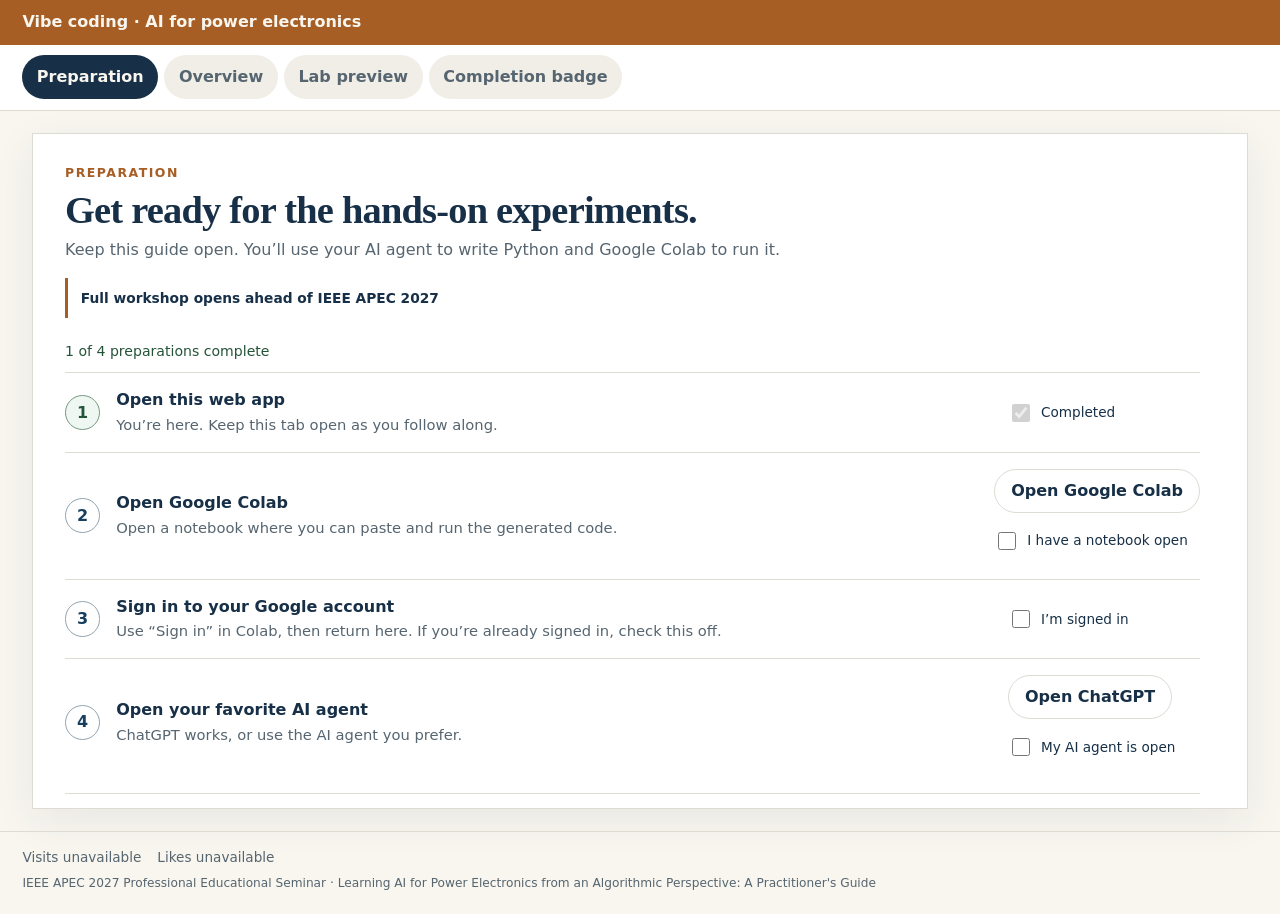
<file: index.html>
<!DOCTYPE html>
<html lang="en">
<head>
  <meta charset="utf-8">
  <meta name="viewport" content="width=device-width, initial-scale=1">
  <title>Preparation — Vibe coding AI for power electronics</title>
  <meta name="description" content="Prepare for the upcoming AI core-loss modeling workshop and explore a preview ahead of IEEE APEC 2027.">
  <link rel="stylesheet" href="assets/css/app.css">
  <link rel="icon" href="assets/img/apec-2027-original.png" type="image/png">
</head>
<body>
  <a class="skip-link" href="#main">Skip to content</a>

  <div class="site">
    <header class="chrome">
      <div class="mast">
        <span>Vibe coding · AI for power electronics</span>
      </div>
      <nav class="pills" aria-label="Site">
        <a href="index.html" aria-current="page">Preparation</a>
        <a href="overview.html">Overview</a>
        <a href="lab.html">Lab preview</a>
        <a href="badge.html">Completion badge</a>
      </nav>
    </header>

    <main id="main" class="wrap">
      <article class="packet preparation-packet">
        <p class="kicker">Preparation</p>
        <h1>Get ready for the hands-on experiments.</h1>
        <p class="lead">Keep this guide open. You’ll use your AI agent to write Python and Google Colab to run it.</p>
        <p class="launch-status">Full workshop opens ahead of IEEE APEC 2027</p>
        <p class="prep-progress" id="prep-progress" role="status">1 of 4 preparations complete</p>
        <ol class="setup-list" aria-label="Preparation checklist">
          <li class="setup-row is-complete">
            <span class="setup-number" aria-hidden="true">1</span>
            <div class="setup-copy"><h2>Open this web app</h2><p>You’re here. Keep this tab open as you follow along.</p></div>
            <label class="setup-check"><input type="checkbox" checked disabled> Completed</label>
          </li>
          <li class="setup-row" id="setup-colab">
            <span class="setup-number" aria-hidden="true">2</span>
            <div class="setup-copy"><h2>Open Google Colab</h2><p>Open a notebook where you can paste and run the generated code.</p></div>
            <div class="setup-actions"><a class="button" id="open-colab" href="https://colab.research.google.com/" target="_blank" rel="noopener noreferrer">Open Google Colab</a><label class="setup-check"><input type="checkbox" id="prep-colab"> I have a notebook open</label></div>
          </li>
          <li class="setup-row" id="setup-google">
            <span class="setup-number" aria-hidden="true">3</span>
            <div class="setup-copy"><h2>Sign in to your Google account</h2><p>Use “Sign in” in Colab, then return here. If you’re already signed in, check this off.</p></div>
            <label class="setup-check"><input type="checkbox" id="prep-google"> I’m signed in</label>
          </li>
          <li class="setup-row" id="setup-agent">
            <span class="setup-number" aria-hidden="true">4</span>
            <div class="setup-copy"><h2>Open your favorite AI agent</h2><p>ChatGPT works, or use the AI agent you prefer.</p></div>
            <div class="setup-actions"><a class="button" id="open-chatgpt" href="https://chatgpt.com/" target="_blank" rel="noopener noreferrer">Open ChatGPT</a><label class="setup-check"><input type="checkbox" id="prep-agent"> My AI agent is open</label></div>
          </li>
        </ol>
        <div class="setup-start">
          <div><h2>5. Explore what’s coming</h2><p>See the workshop overview and take a first look at AI core-loss modeling.</p></div>
          <a class="cta" href="overview.html">Go to Overview</a>
        </div>
      </article>
    </main>
    <footer class="site-footer">
      <div class="community" data-community>
        <span data-visit-count>Visits: …</span><span data-like-count>Likes: …</span>
        <span class="counter-status" data-counter-status></span>
      </div>
      <p>IEEE APEC 2027 Professional Educational Seminar · Learning AI for Power Electronics from an Algorithmic Perspective: A Practitioner's Guide</p>
    </footer>
  </div>
  <script src="assets/js/preparation.js"></script>
  <script src="assets/js/likes.js"></script>
  <script src="assets/js/offline.js"></script>
</body>
</html>
</file>
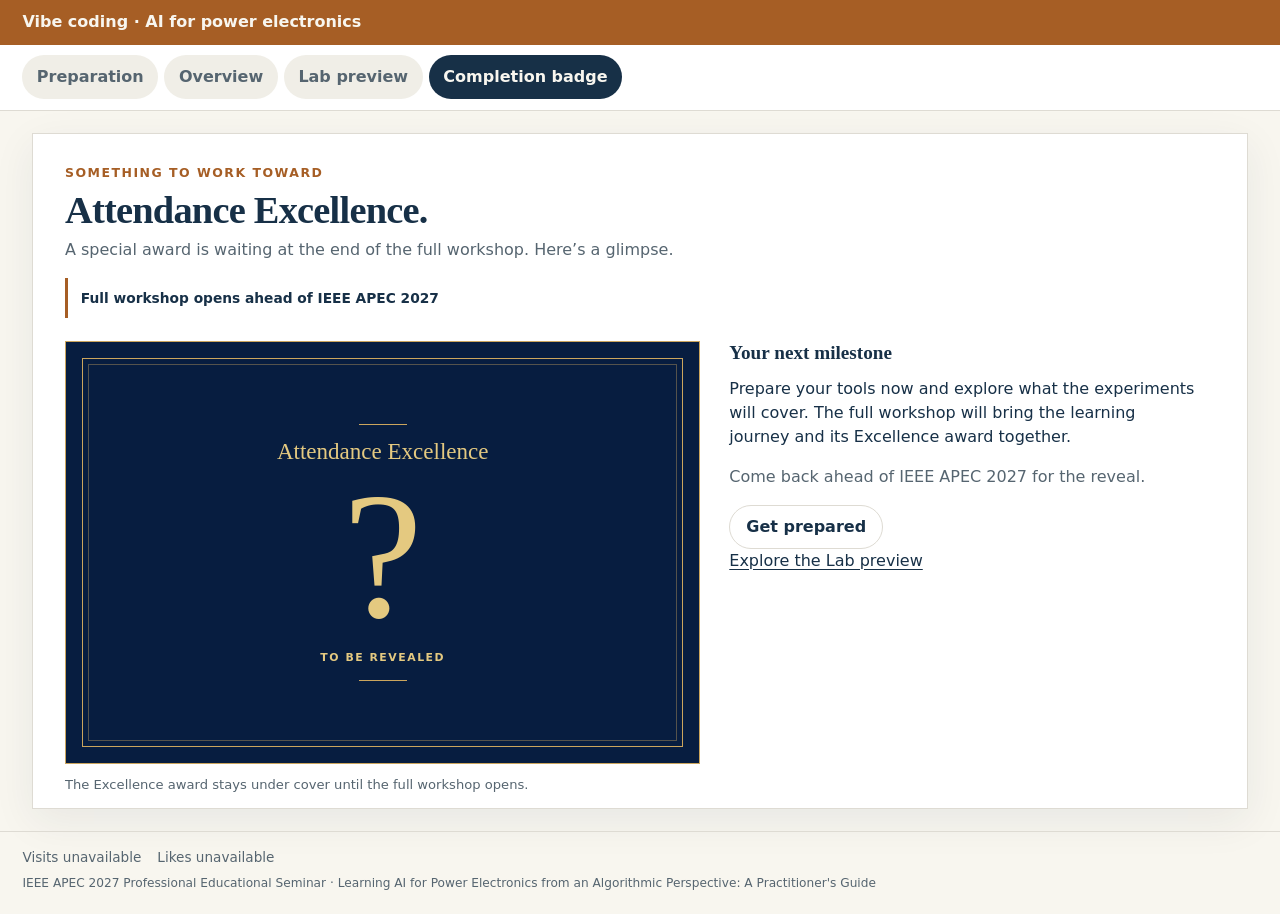
<file: badge.html>
<!DOCTYPE html>
<html lang="en">
<head>
  <meta charset="utf-8">
  <meta name="viewport" content="width=device-width, initial-scale=1">
  <title>Completion badge — Vibe coding AI for power electronics</title>
  <meta name="description" content="A covered first look at the upcoming Attendance Excellence award for the IEEE APEC 2027 workshop.">
  <link rel="stylesheet" href="assets/css/app.css">
  <link rel="icon" href="assets/img/apec-2027-original.png" type="image/png">
</head>
<body>
  <a class="skip-link" href="#main">Skip to content</a>
  <div class="site">
    <header class="chrome">
      <div class="mast">
        <span>Vibe coding · AI for power electronics</span>
      </div>
      <nav class="pills" aria-label="Site">
        <a href="index.html">Preparation</a>
        <a href="overview.html">Overview</a>
        <a href="lab.html">Lab preview</a>
        <a href="badge.html" aria-current="page">Completion badge</a>
      </nav>
    </header>
    <main id="main" class="wrap">
      <article class="packet preview-packet">
        <p class="kicker">Something to work toward</p>
        <h1>Attendance Excellence.</h1>
        <p class="lead">A special award is waiting at the end of the full workshop. Here’s a glimpse.</p>
        <p class="launch-status">Full workshop opens ahead of IEEE APEC 2027</p>
        <div class="preview-grid">
          <figure class="excellence-preview">
            <div class="mystery-cover" role="img" aria-label="The Attendance Excellence award design is covered by a large question mark.">
              <span class="cover-rule" aria-hidden="true"></span>
              <span class="cover-label" aria-hidden="true">Attendance Excellence</span>
              <span class="cover-question" aria-hidden="true">?</span>
              <span class="cover-caption" aria-hidden="true">To be revealed</span>
              <span class="cover-rule" aria-hidden="true"></span>
            </div>
            <figcaption>The Excellence award stays under cover until the full workshop opens.</figcaption>
          </figure>
          <div class="preview-copy">
            <h2>Your next milestone</h2>
            <p>Prepare your tools now and explore what the experiments will cover. The full workshop will bring the learning journey and its Excellence award together.</p>
            <p class="muted">Come back ahead of IEEE APEC 2027 for the reveal.</p>
            <a class="button" href="index.html">Get prepared</a>
            <p><a href="lab.html">Explore the Lab preview</a></p>
          </div>
        </div>
      </article>
    </main>
    <footer class="site-footer">
      <div class="community" data-community>
        <span data-visit-count>Visits: …</span><span data-like-count>Likes: …</span>
        <span class="counter-status" data-counter-status></span>
      </div>
      <p>IEEE APEC 2027 Professional Educational Seminar · Learning AI for Power Electronics from an Algorithmic Perspective: A Practitioner's Guide</p>
    </footer>
  </div>
  <script src="assets/js/likes.js"></script>
  <script src="assets/js/offline.js"></script>
</body>
</html>
</file>
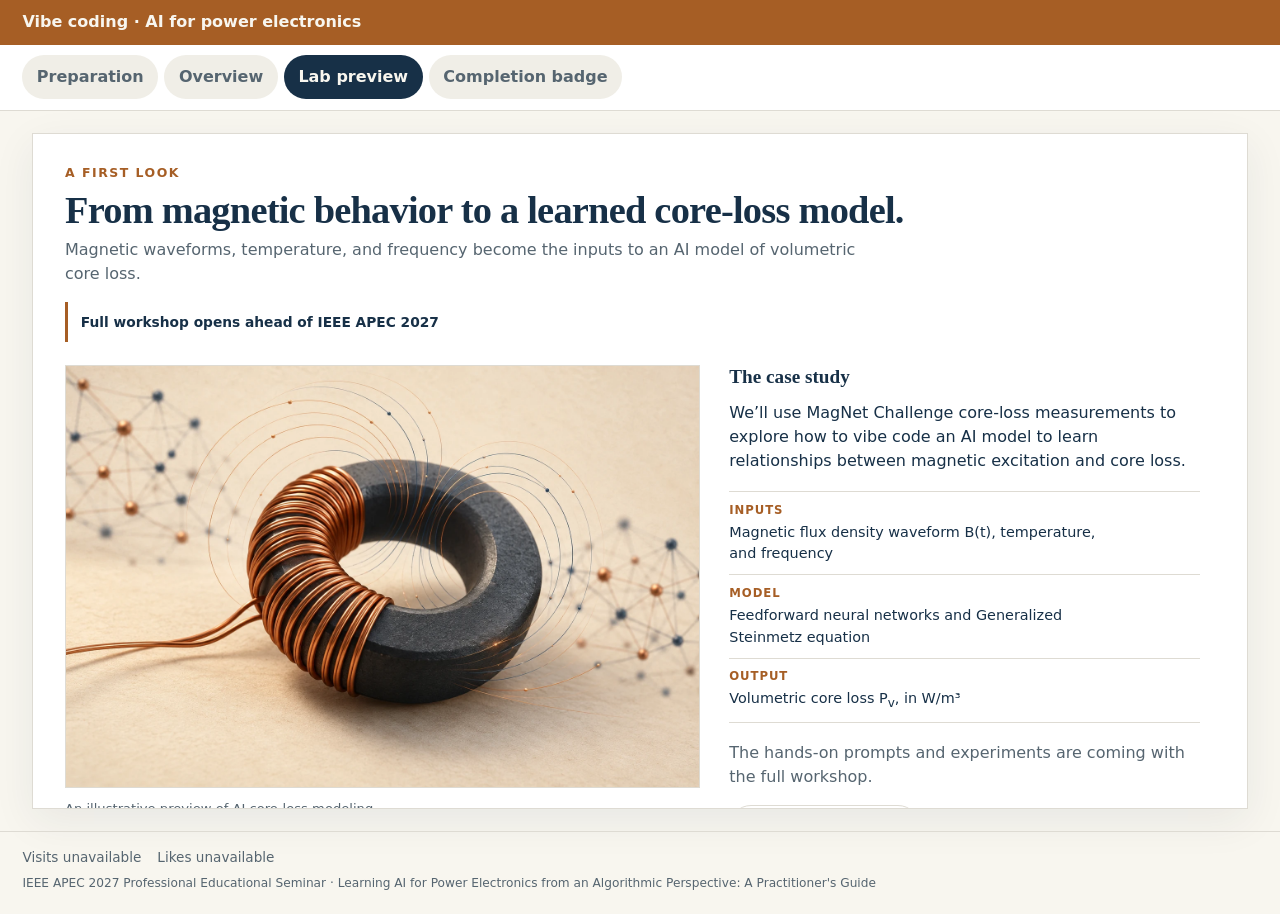
<file: lab.html>
<!DOCTYPE html>
<html lang="en">
<head>
  <meta charset="utf-8">
  <meta name="viewport" content="width=device-width, initial-scale=1">
  <title>Lab preview — Vibe coding AI for power electronics</title>
  <meta name="description" content="An illustrative preview of AI core-loss modeling, ahead of the full IEEE APEC 2027 workshop.">
  <link rel="stylesheet" href="assets/css/app.css">
  <link rel="icon" href="assets/img/apec-2027-original.png" type="image/png">
</head>
<body>
  <a class="skip-link" href="#main">Skip to content</a>
  <div class="site">
    <header class="chrome">
      <div class="mast">
        <span>Vibe coding · AI for power electronics</span>
      </div>
      <nav class="pills" aria-label="Site">
        <a href="index.html">Preparation</a>
        <a href="overview.html">Overview</a>
        <a href="lab.html" aria-current="page">Lab preview</a>
        <a href="badge.html">Completion badge</a>
      </nav>
    </header>
    <main id="main" class="wrap">
      <article class="packet preview-packet">
        <p class="kicker">A first look</p>
        <h1>From magnetic behavior to a learned core-loss model.</h1>
        <p class="lead">Magnetic waveforms, temperature, and frequency become the inputs to an AI model of volumetric core loss.</p>
        <p class="launch-status">Full workshop opens ahead of IEEE APEC 2027</p>
        <div class="preview-grid">
          <figure class="model-preview">
            <img src="assets/img/core-loss-preview.webp" decoding="async" width="1536" height="1024" alt="A dark ferrite magnetic core with copper windings, fine field arcs, and abstract connected AI nodes on cream paper.">
            <figcaption>An illustrative preview of AI core-loss modeling.</figcaption>
          </figure>
          <div class="preview-copy">
            <h2>The case study</h2>
            <p>We’ll use MagNet Challenge core-loss measurements to explore how to vibe code an AI model to learn relationships between magnetic excitation and core loss.</p>
            <div class="model-outline" aria-label="Core-loss modeling inputs and output">
              <p><span>Inputs</span>Magnetic flux density waveform B(t), temperature, and frequency</p>
              <p><span>Model</span>Feedforward neural networks and Generalized Steinmetz equation</p>
              <p><span>Output</span>Volumetric core loss P<sub>v</sub>, in W/m³</p>
            </div>
            <p class="muted">The hands-on prompts and experiments are coming with the full workshop.</p>
            <a class="button" href="overview.html">Back to Overview</a>
          </div>
        </div>
      </article>
    </main>
    <footer class="site-footer">
      <div class="community" data-community>
        <span data-visit-count>Visits: …</span><span data-like-count>Likes: …</span>
        <span class="counter-status" data-counter-status></span>
      </div>
      <p>IEEE APEC 2027 Professional Educational Seminar · Learning AI for Power Electronics from an Algorithmic Perspective: A Practitioner's Guide</p>
    </footer>
  </div>
  <script src="assets/js/likes.js"></script>
  <script src="assets/js/offline.js"></script>
</body>
</html>
</file>
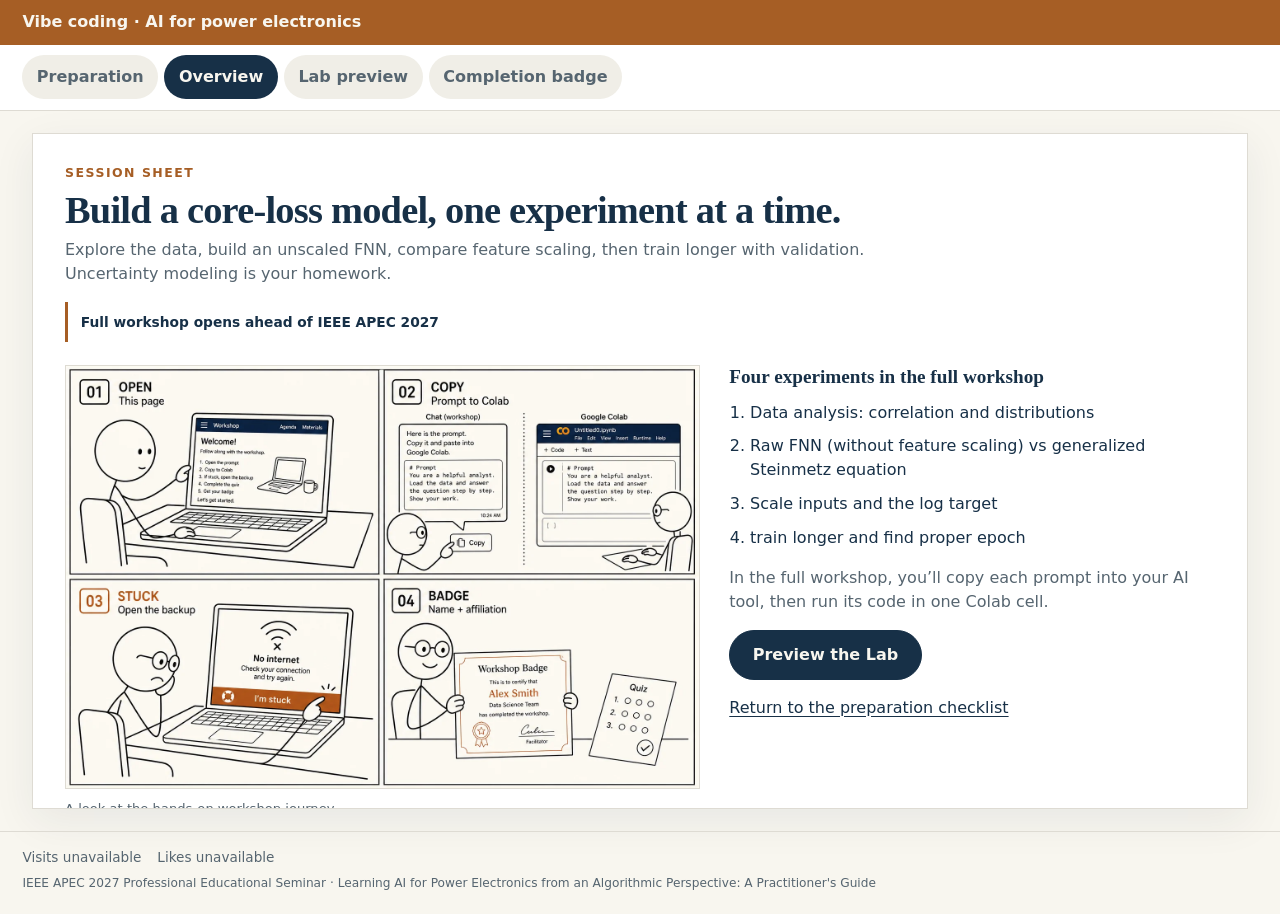
<file: overview.html>
<!DOCTYPE html>
<html lang="en">
<head>
  <meta charset="utf-8">
  <meta name="viewport" content="width=device-width, initial-scale=1">
  <title>Overview — Vibe coding AI for power electronics</title>
  <meta name="description" content="A first look at the upcoming AI core-loss modeling workshop: data analysis, neural networks, scaling, and validation.">
  <link rel="stylesheet" href="assets/css/app.css">
  <link rel="icon" href="assets/img/apec-2027-original.png" type="image/png">
</head>
<body>
  <a class="skip-link" href="#main">Skip to content</a>

  <div class="site">
    <header class="chrome">
      <div class="mast">
        <span>Vibe coding · AI for power electronics</span>
      </div>
      <nav class="pills" aria-label="Site">
        <a href="index.html">Preparation</a>
        <a href="overview.html" aria-current="page">Overview</a>
        <a href="lab.html">Lab preview</a>
        <a href="badge.html">Completion badge</a>
      </nav>
    </header>

    <main id="main" class="wrap">
      <article class="packet">
        <p class="kicker">Session sheet</p>
        <h1>Build a core-loss model, one experiment at a time.</h1>
        <p class="lead">Explore the data, build an unscaled FNN, compare feature scaling, then train longer with validation. Uncertainty modeling is your homework.</p>
        <p class="launch-status">Full workshop opens ahead of IEEE APEC 2027</p>
        <div class="home-grid">
          <figure class="comic-strip">
            <img src="assets/img/howto-strip.webp" decoding="async" width="1536" height="1024" alt="The future workshop journey: open the guide, copy a prompt into an AI agent, run the generated code in Colab, use experiment help, and claim a certificate.">
            <figcaption>A look at the hands-on workshop journey.</figcaption>
          </figure>
          <div class="home-side">
            <h2>Four experiments in the full workshop</h2>
            <ol class="prep-list"><li>Data analysis: correlation and distributions</li><li>Raw FNN (without feature scaling) vs generalized Steinmetz equation</li><li>Scale inputs and the log target</li><li>train longer and find proper epoch</li></ol>
            <p class="muted">In the full workshop, you’ll copy each prompt into your AI tool, then run its code in one Colab cell.</p>
            <a class="cta" href="lab.html">Preview the Lab</a>
          <p class="muted"><a href="index.html">Return to the preparation checklist</a></p>
          </div>
        </div>
      </article>
    </main>
    <footer class="site-footer">
      <div class="community" data-community>
        <span data-visit-count>Visits: …</span><span data-like-count>Likes: …</span>
        <span class="counter-status" data-counter-status></span>
      </div>
      <p>IEEE APEC 2027 Professional Educational Seminar · Learning AI for Power Electronics from an Algorithmic Perspective: A Practitioner's Guide</p>
    </footer>
  </div>
  <script src="assets/js/likes.js"></script>
  <script src="assets/js/offline.js"></script>
</body>
</html>
</file>
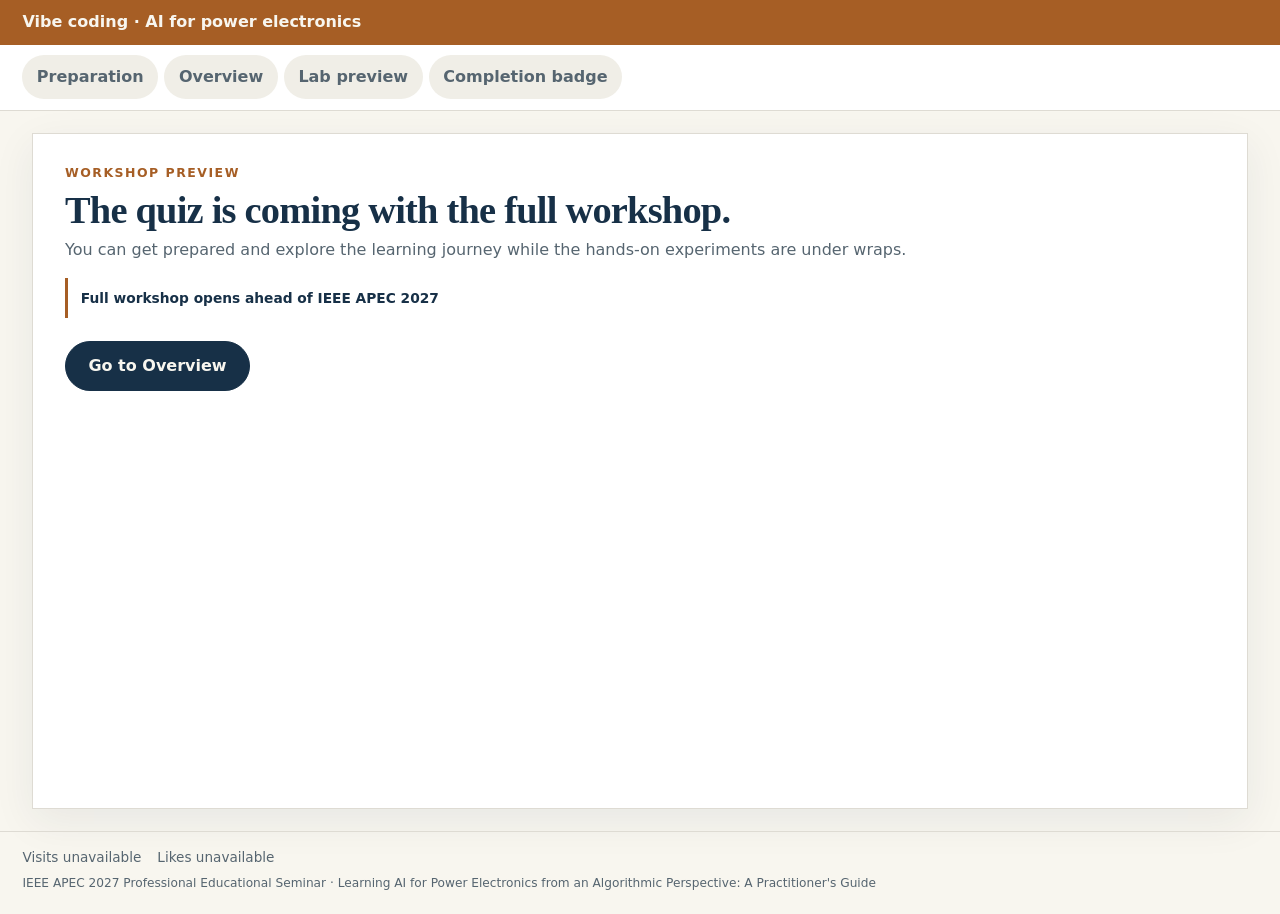
<file: quiz.html>
<!DOCTYPE html>
<html lang="en">
<head>
  <meta charset="utf-8">
  <meta name="viewport" content="width=device-width, initial-scale=1">
  <title>Workshop preview — Vibe coding AI for power electronics</title>
  <meta name="description" content="The quiz will be available with the full workshop ahead of IEEE APEC 2027. Explore the workshop overview now.">
  <link rel="stylesheet" href="assets/css/app.css">
  <link rel="icon" href="assets/img/apec-2027-original.png" type="image/png">
</head>
<body>
  <a class="skip-link" href="#main">Skip to content</a>
  <div class="site">
    <header class="chrome">
      <div class="mast">
        <span>Vibe coding · AI for power electronics</span>
      </div>
      <nav class="pills" aria-label="Site">
        <a href="index.html">Preparation</a>
        <a href="overview.html">Overview</a>
        <a href="lab.html">Lab preview</a>
        <a href="badge.html">Completion badge</a>
      </nav>
    </header>
    <main id="main" class="wrap">
      <article class="packet notice-packet">
        <p class="kicker">Workshop preview</p>
        <h1>The quiz is coming with the full workshop.</h1>
        <p class="lead">You can get prepared and explore the learning journey while the hands-on experiments are under wraps.</p>
        <p class="launch-status">Full workshop opens ahead of IEEE APEC 2027</p>
        <a class="cta" href="overview.html">Go to Overview</a>
      </article>
    </main>
    <footer class="site-footer">
      <div class="community" data-community>
        <span data-visit-count>Visits: …</span><span data-like-count>Likes: …</span>
        <span class="counter-status" data-counter-status></span>
      </div>
      <p>IEEE APEC 2027 Professional Educational Seminar · Learning AI for Power Electronics from an Algorithmic Perspective: A Practitioner's Guide</p>
    </footer>
  </div>
  <script src="assets/js/likes.js"></script>
  <script src="assets/js/offline.js"></script>
</body>
</html>
</file>
<file: assets/css/app.css>
:root {
  --ink: #173047;
  --navy: #173f5f;
  --copper: #a65e25;
  --paper: #f8f6ef;
  --sheet: #fff;
  --mute: #566570;
  --line: #dedbd3;
  --serif: Georgia, "Times New Roman", serif;
  --sans: system-ui, -apple-system, "Segoe UI", sans-serif;
}

* { box-sizing: border-box; }
html { -webkit-font-smoothing: antialiased; }
html, body { margin: 0; min-height: 100%; }
body { color: var(--ink); background: var(--paper); font: 16px/1.5 var(--sans); overflow-wrap: anywhere; text-wrap: pretty; }
::selection { color: var(--ink); background: #f1d8be; }
img { display: block; max-width: 100%; height: auto; }
figure { margin: 0; }
figcaption { margin-top: .65rem; color: var(--mute); font-size: .82rem; }
a { color: var(--ink); text-underline-offset: 3px; }
button, input { font: inherit; }
button { touch-action: manipulation; }
:focus-visible { outline: 3px solid var(--copper); outline-offset: 3px; }
.skip-link { position: fixed; top: -5rem; left: 1rem; z-index: 50; padding: .55rem .8rem; color: #fff; background: var(--ink); }
.skip-link:focus { top: 1rem; }
.site { display: flex; flex-direction: column; min-height: 100dvh; }
.chrome { position: sticky; top: 0; z-index: 20; }
.mast { display: flex; justify-content: space-between; gap: 1rem; padding: .65rem 1.4rem; color: var(--paper); background: var(--copper); font-weight: 700; }
.mast span + span { font-weight: 400; }
.pills { display: flex; flex-wrap: wrap; gap: .4rem; padding: .65rem 1.4rem; border-bottom: 1px solid var(--line); background: var(--sheet); }
.pills a { display: inline-flex; align-items: center; min-height: 44px; padding: .4rem .9rem; border-radius: 999px; color: var(--mute); background: #f0eee7; font-weight: 700; text-decoration: none; }
.pills a:hover, .pills a[aria-current="page"] { color: var(--paper); background: var(--ink); }
.wrap { flex: 1; width: 100%; max-width: 90rem; min-width: 0; margin: 0 auto; padding: 1.4rem 2rem; }
.packet { min-width: 0; height: clamp(36rem, calc(100dvh - 14rem), 64rem); overflow-y: auto; scrollbar-gutter: stable; padding: 1.85rem 2rem 2rem; border: 1px solid var(--line); background: var(--sheet); box-shadow: 0 12px 40px #17304712; }
.kicker { margin: 0 0 .35rem; color: var(--copper); font-size: .78rem; font-weight: 700; letter-spacing: .12em; text-transform: uppercase; }
h1 { margin: 0 0 .4rem; font: 600 clamp(1.8rem, 3vw, 2.4rem)/1.15 var(--serif); letter-spacing: -.02em; }
h2 { margin: 0 0 .7rem; font: 600 1.2rem/1.3 var(--serif); }
.lead { max-width: 54rem; margin: 0 0 1rem; color: var(--mute); }
.muted { color: var(--mute); }
.launch-status { display: flex; align-items: baseline; gap: .65rem; margin: 0 0 1.4rem; padding: .6rem 0 .6rem .8rem; border-left: 3px solid var(--copper); color: var(--ink); font-size: .86rem; font-weight: 650; }
.cta, .button { display: inline-flex; align-items: center; justify-content: center; min-height: 44px; padding: .55rem 1rem; border: 1px solid var(--line); border-radius: 999px; background: var(--sheet); color: var(--ink); font-weight: 650; text-decoration: none; cursor: pointer; }
.cta { padding: .75rem 1.4rem; border-color: var(--ink); color: var(--paper); background: var(--ink); }
.button:hover { border-color: var(--copper); }
.cta:hover { background: #244a67; }
.prep-progress { margin: 0 0 .65rem; color: #245438; font-size: .88rem; }
.setup-list { margin: 0; padding: 0; list-style: none; }
.setup-row { display: grid; grid-template-columns: 2.2rem minmax(0, 1fr) minmax(12rem, auto); align-items: center; gap: .75rem 1rem; padding: 1rem 0; border-top: 1px solid var(--line); }
.setup-number { display: grid; place-items: center; width: 2.2rem; height: 2.2rem; border: 1px solid #92a4b0; border-radius: 50%; color: var(--navy); font-weight: 700; }
.setup-row.is-complete .setup-number { color: #245438; border-color: #769981; background: #eef7f1; }
.setup-copy h2, .setup-start h2 { margin: 0 0 .2rem; font: 650 1rem/1.35 var(--sans); }
.setup-copy p, .setup-start p { margin: 0; color: var(--mute); font-size: .92rem; }
.setup-actions { display: grid; gap: .35rem; justify-items: start; }
.setup-check { display: flex; align-items: center; gap: .5rem; min-height: 44px; font-size: .85rem; cursor: pointer; }
.setup-check input { width: 18px; height: 18px; flex-shrink: 0; accent-color: var(--navy); }
.setup-start { display: flex; align-items: center; justify-content: space-between; gap: 1.5rem; margin-top: .5rem; padding-top: 1rem; border-top: 1px solid var(--line); }
.setup-start .cta { flex-shrink: 0; white-space: nowrap; }
.home-grid, .preview-grid { display: grid; grid-template-columns: minmax(0, 1.35fr) minmax(0, 1fr); align-items: start; gap: 1.8rem; }
.home-side, .preview-copy { min-width: 0; }
.home-side p, .preview-copy p { margin: 0 0 1rem; }
.prep-list { margin: 0 0 1rem; padding-left: 1.3rem; }
.prep-list li { margin-bottom: .6rem; }
.home-side .cta { margin-bottom: 1rem; }
.comic-strip img { width: 100%; border: 1px solid var(--line); }
.model-preview img { width: 100%; aspect-ratio: 3 / 2; object-fit: cover; border: 1px solid var(--line); background: var(--paper); }
.model-outline { margin: 1.15rem 0; border-top: 1px solid var(--line); }
.model-outline p { margin: 0; padding: .6rem 0; border-bottom: 1px solid var(--line); font-size: .9rem; }
.model-outline span { display: block; margin-bottom: .15rem; color: var(--copper); font-size: .73rem; font-weight: 700; letter-spacing: .08em; text-transform: uppercase; }
.mystery-cover { position: relative; display: flex; flex-direction: column; align-items: center; justify-content: center; width: 100%; aspect-ratio: 3 / 2; padding: 1.5rem; overflow: hidden; color: #e4c980; background: #071d40; border: 1px solid #cba55d; }
.mystery-cover::before { content: ""; position: absolute; inset: 1rem; border: 1px solid #cba55d; pointer-events: none; }
.mystery-cover::after { content: ""; position: absolute; inset: 1.4rem; border: 1px solid #cba55d66; pointer-events: none; }
.cover-label { max-width: 90%; font: 400 clamp(1rem, 1.8vw, 1.45rem)/1.2 var(--serif); text-align: center; }
.cover-question { margin: -.02em 0 0; font: 400 clamp(7rem, 14vw, 13rem)/1.05 var(--serif); }
.cover-caption { font-size: .68rem; font-weight: 650; letter-spacing: .14em; text-transform: uppercase; }
.cover-rule { width: 3rem; height: 1px; margin: .85rem 0; background: #cba55d; }
.site-footer { margin-top: auto; padding: .9rem 1.4rem; border-top: 1px solid var(--line); color: var(--mute); font-size: .76rem; }
.site-footer p { margin: .45rem 0; }
.community { display: flex; align-items: center; flex-wrap: wrap; gap: .35rem 1rem; font-size: .85rem; }
.counter-status { color: var(--mute); }

@media (max-width: 1000px) {
  .setup-row { grid-template-columns: 2.2rem minmax(0, 1fr); align-items: start; }
  .setup-row > .setup-actions, .setup-row > .setup-check { grid-column: 2; }
  .home-grid, .preview-grid { grid-template-columns: minmax(0, 1fr); gap: 1.4rem; }
  .comic-strip, .model-preview, .excellence-preview { width: 100%; max-width: 44rem; }
  .mystery-cover { max-width: 40rem; }
  .cover-label { font-size: clamp(1rem, 3vw, 1.45rem); }
  .cover-question { font-size: clamp(7rem, 21vw, 13rem); }
}

@media (max-width: 700px) {
  .chrome { position: static; }
  .mast { flex-direction: column; gap: .1rem; padding: .75rem 1rem; font-size: .9rem; }
  .mast span + span { font-size: .8rem; }
  .pills { gap: .3rem; padding: .5rem .75rem; }
  .pills a { padding: .5rem .7rem; font-size: .82rem; }
  .wrap { padding: .9rem .75rem 1rem; }
  .packet { height: auto; overflow: visible; scrollbar-gutter: auto; padding: 1.2rem 1rem; }
  h1 { font-size: clamp(1.5rem, 6vw, 2rem); }
  .setup-start { align-items: start; flex-direction: column; gap: .8rem; }
  .launch-status { margin-bottom: 1.1rem; }
  .cover-question { font-size: clamp(5.6rem, 23vw, 10rem); }
  .cover-label { font-size: clamp(.85rem, 3.5vw, 1.3rem); }
  .cover-caption { font-size: .6rem; }
  .cover-rule { margin: .5rem 0; }
  .site-footer { padding: .9rem .75rem; }
}
</file>
